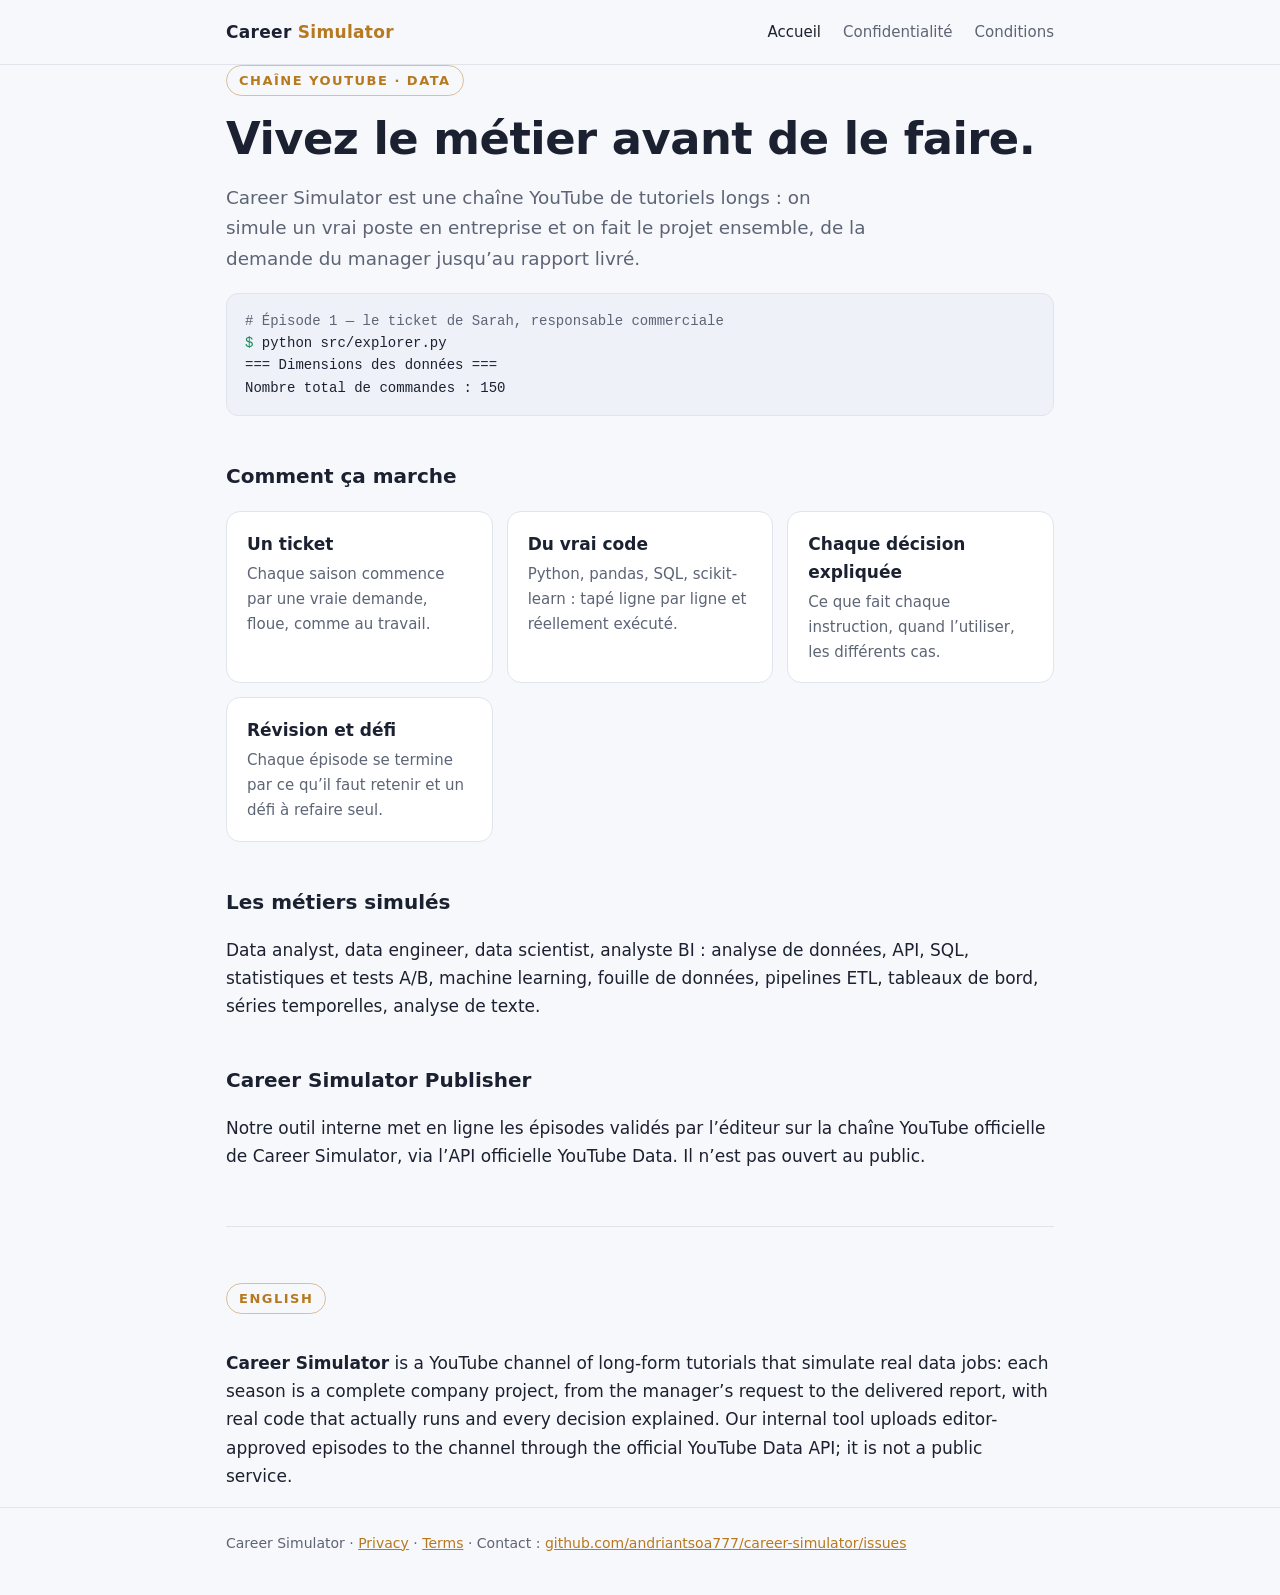
<file: index.html>
<!doctype html>
<html lang="fr">
<head>
<meta charset="utf-8">
<meta name="viewport" content="width=device-width,initial-scale=1">
<title>Career Simulator</title>
<meta name="description" content="Career Simulator : apprendre les métiers de la data en faisant de vrais projets, épisode par épisode, sur YouTube.">
<link rel="stylesheet" href="style.css">
</head>
<body>
<header><div class="wrap"><nav>
  <a class="logo" href="./">Career <span>Simulator</span></a>
  <a href="./" aria-current="page">Accueil</a><a href="privacy.html">Confidentialité</a><a href="terms.html">Conditions</a>
</nav></div></header>
<main class="wrap">
  <div class="tag">CHAÎNE YOUTUBE · DATA</div>
  <h1>Vivez le métier avant de le faire.</h1>
  <p class="lead">Career Simulator est une chaîne YouTube de tutoriels longs : on simule un vrai poste en entreprise et on
  fait le projet ensemble, de la demande du manager jusqu’au rapport livré.</p>

  <div class="term" aria-label="Exemple de code d'un épisode">
    <span class="c"># Épisode 1 — le ticket de Sarah, responsable commerciale</span><br>
    <span class="p">$</span> python src/explorer.py<br>
    === Dimensions des données ===<br>
    Nombre total de commandes : 150
  </div>

  <h2>Comment ça marche</h2>
  <div class="grid">
    <div class="card"><b>Un ticket</b><p>Chaque saison commence par une vraie demande, floue, comme au travail.</p></div>
    <div class="card"><b>Du vrai code</b><p>Python, pandas, SQL, scikit-learn : tapé ligne par ligne et réellement exécuté.</p></div>
    <div class="card"><b>Chaque décision expliquée</b><p>Ce que fait chaque instruction, quand l’utiliser, les différents cas.</p></div>
    <div class="card"><b>Révision et défi</b><p>Chaque épisode se termine par ce qu’il faut retenir et un défi à refaire seul.</p></div>
  </div>

  <h2>Les métiers simulés</h2>
  <p>Data analyst, data engineer, data scientist, analyste BI : analyse de données, API, SQL, statistiques et tests A/B,
  machine learning, fouille de données, pipelines ETL, tableaux de bord, séries temporelles, analyse de texte.</p>

  <h2>Career Simulator Publisher</h2>
  <p>Notre outil interne met en ligne les épisodes validés par l’éditeur sur la chaîne YouTube officielle de Career
  Simulator, via l’API officielle YouTube Data. Il n’est pas ouvert au public.</p>

  <hr>
  <div class="tag">ENGLISH</div>
  <p><b>Career Simulator</b> is a YouTube channel of long-form tutorials that simulate real data jobs: each season is a
  complete company project, from the manager’s request to the delivered report, with real code that actually runs and
  every decision explained. Our internal tool uploads editor-approved episodes to the channel through the official
  YouTube Data API; it is not a public service.</p>
</main>
<footer><div class="wrap">Career Simulator · <a href="privacy.html">Privacy</a> · <a href="terms.html">Terms</a> ·
  Contact : <a href="https://github.com/andriantsoa777/career-simulator/issues">github.com/andriantsoa777/career-simulator/issues</a></div></footer>
</body>
</html>
</file>
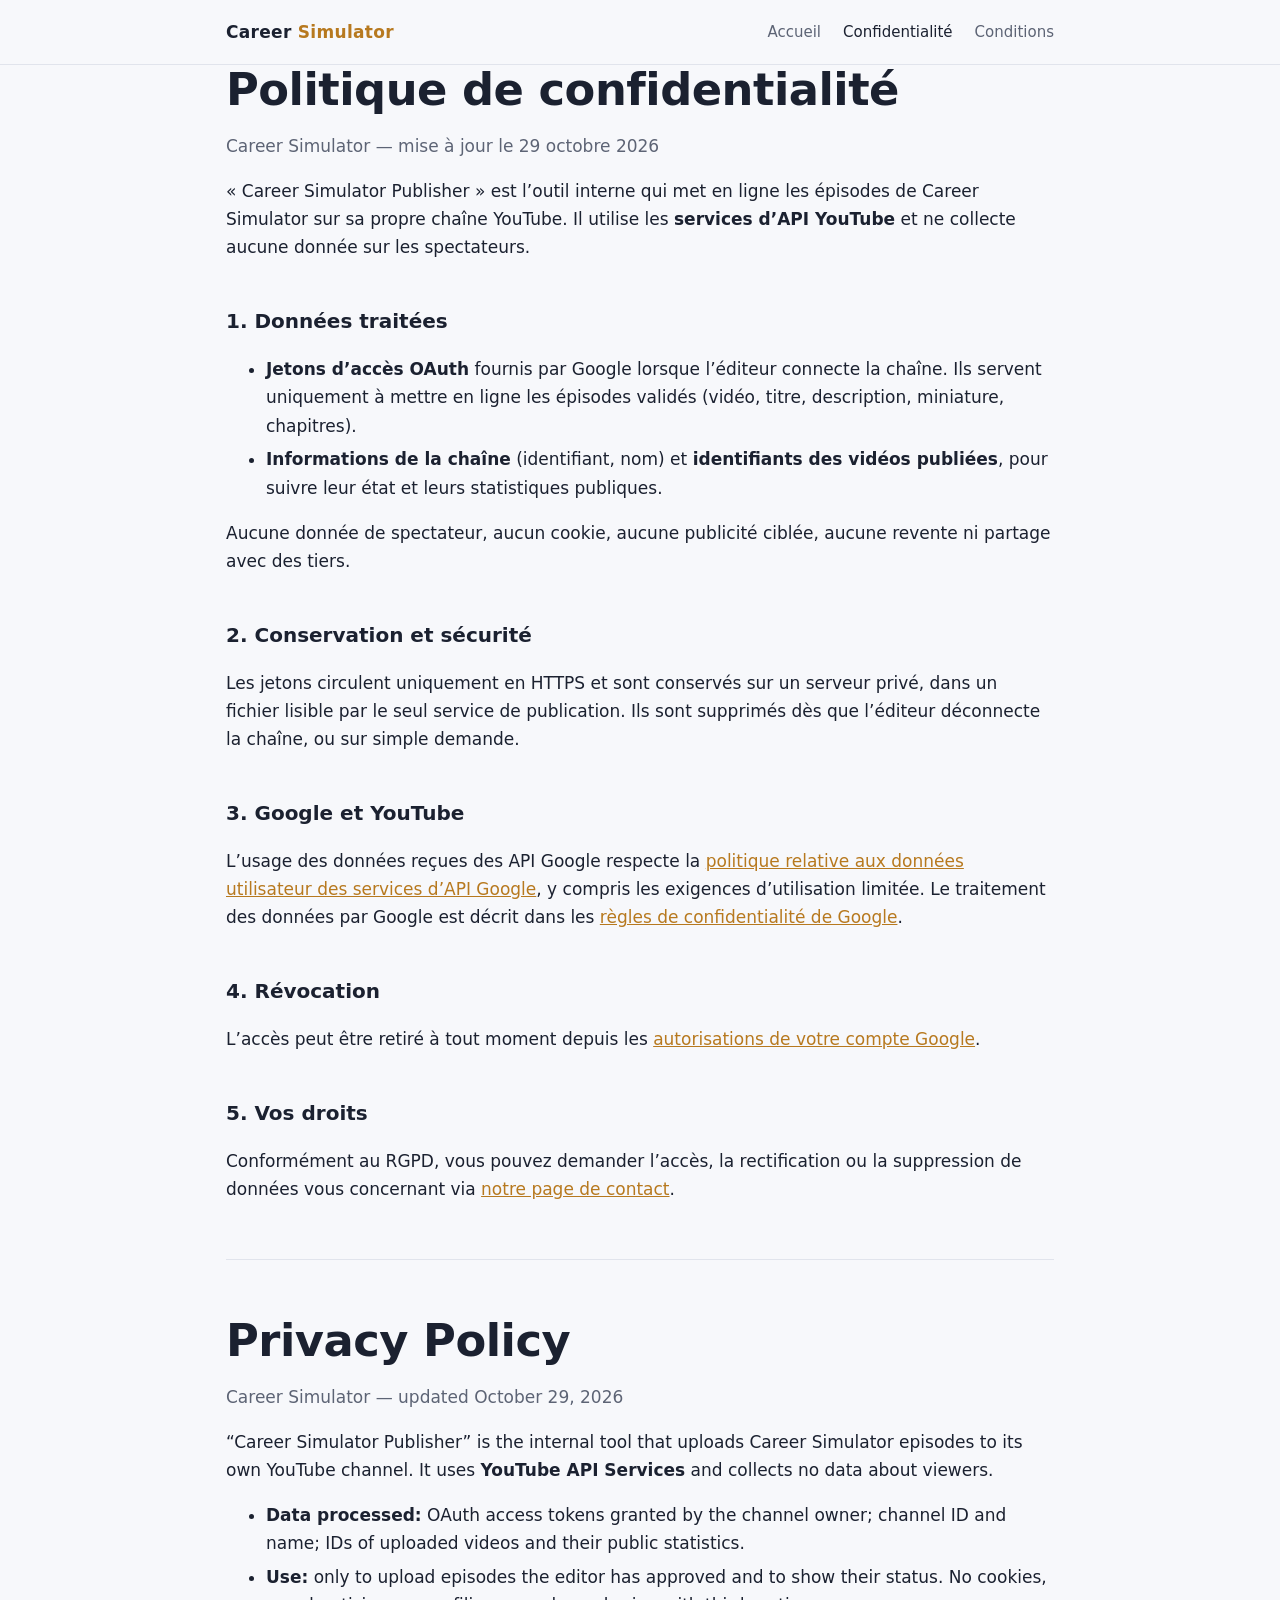
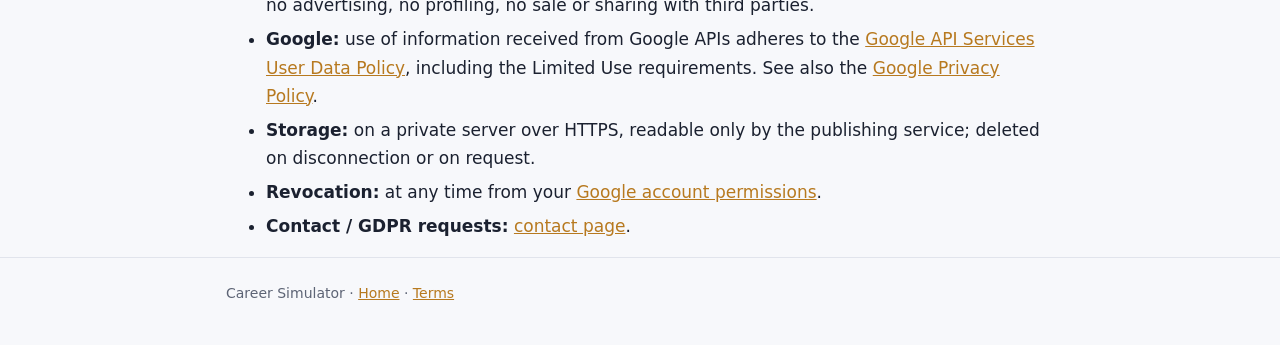
<file: privacy.html>
<!doctype html>
<html lang="fr">
<head>
<meta charset="utf-8">
<meta name="viewport" content="width=device-width,initial-scale=1">
<title>Career Simulator — Confidentialité</title>
<link rel="stylesheet" href="style.css">
</head>
<body>
<header><div class="wrap"><nav>
  <a class="logo" href="./">Career <span>Simulator</span></a>
  <a href="./">Accueil</a><a href="privacy.html" aria-current="page">Confidentialité</a><a href="terms.html">Conditions</a>
</nav></div></header>
<main class="wrap">
<h1>Politique de confidentialité</h1>
<p class="muted">Career Simulator — mise à jour le 29 octobre 2026</p>
<p>« Career Simulator Publisher » est l’outil interne qui met en ligne les épisodes de Career Simulator sur sa propre
chaîne YouTube. Il utilise les <strong>services d’API YouTube</strong> et ne collecte aucune donnée sur les spectateurs.</p>
<h2>1. Données traitées</h2>
<ul>
<li><strong>Jetons d’accès OAuth</strong> fournis par Google lorsque l’éditeur connecte la chaîne. Ils servent
uniquement à mettre en ligne les épisodes validés (vidéo, titre, description, miniature, chapitres).</li>
<li><strong>Informations de la chaîne</strong> (identifiant, nom) et <strong>identifiants des vidéos publiées</strong>,
pour suivre leur état et leurs statistiques publiques.</li>
</ul>
<p>Aucune donnée de spectateur, aucun cookie, aucune publicité ciblée, aucune revente ni partage avec des tiers.</p>
<h2>2. Conservation et sécurité</h2>
<p>Les jetons circulent uniquement en HTTPS et sont conservés sur un serveur privé, dans un fichier lisible par le seul
service de publication. Ils sont supprimés dès que l’éditeur déconnecte la chaîne, ou sur simple demande.</p>
<h2>3. Google et YouTube</h2>
<p>L’usage des données reçues des API Google respecte la
<a href="https://developers.google.com/terms/api-services-user-data-policy">politique relative aux données utilisateur des
services d’API Google</a>, y compris les exigences d’utilisation limitée. Le traitement des données par Google est décrit
dans les <a href="https://policies.google.com/privacy">règles de confidentialité de Google</a>.</p>
<h2>4. Révocation</h2>
<p>L’accès peut être retiré à tout moment depuis les
<a href="https://security.google.com/settings/security/permissions">autorisations de votre compte Google</a>.</p>
<h2>5. Vos droits</h2>
<p>Conformément au RGPD, vous pouvez demander l’accès, la rectification ou la suppression de données vous concernant
via <a href="https://github.com/andriantsoa777/career-simulator/issues">notre page de contact</a>.</p>

<hr>
<h1>Privacy Policy</h1>
<p class="muted">Career Simulator — updated October 29, 2026</p>
<p>“Career Simulator Publisher” is the internal tool that uploads Career Simulator episodes to its own YouTube channel.
It uses <strong>YouTube API Services</strong> and collects no data about viewers.</p>
<ul>
<li><strong>Data processed:</strong> OAuth access tokens granted by the channel owner; channel ID and name; IDs of
uploaded videos and their public statistics.</li>
<li><strong>Use:</strong> only to upload episodes the editor has approved and to show their status. No cookies, no
advertising, no profiling, no sale or sharing with third parties.</li>
<li><strong>Google:</strong> use of information received from Google APIs adheres to the
<a href="https://developers.google.com/terms/api-services-user-data-policy">Google API Services User Data Policy</a>,
including the Limited Use requirements. See also the <a href="https://policies.google.com/privacy">Google Privacy Policy</a>.</li>
<li><strong>Storage:</strong> on a private server over HTTPS, readable only by the publishing service; deleted on
disconnection or on request.</li>
<li><strong>Revocation:</strong> at any time from your
<a href="https://security.google.com/settings/security/permissions">Google account permissions</a>.</li>
<li><strong>Contact / GDPR requests:</strong> <a href="https://github.com/andriantsoa777/career-simulator/issues">contact page</a>.</li>
</ul>
</main>
<footer><div class="wrap">Career Simulator · <a href="./">Home</a> · <a href="terms.html">Terms</a></div></footer>
</body>
</html>
</file>
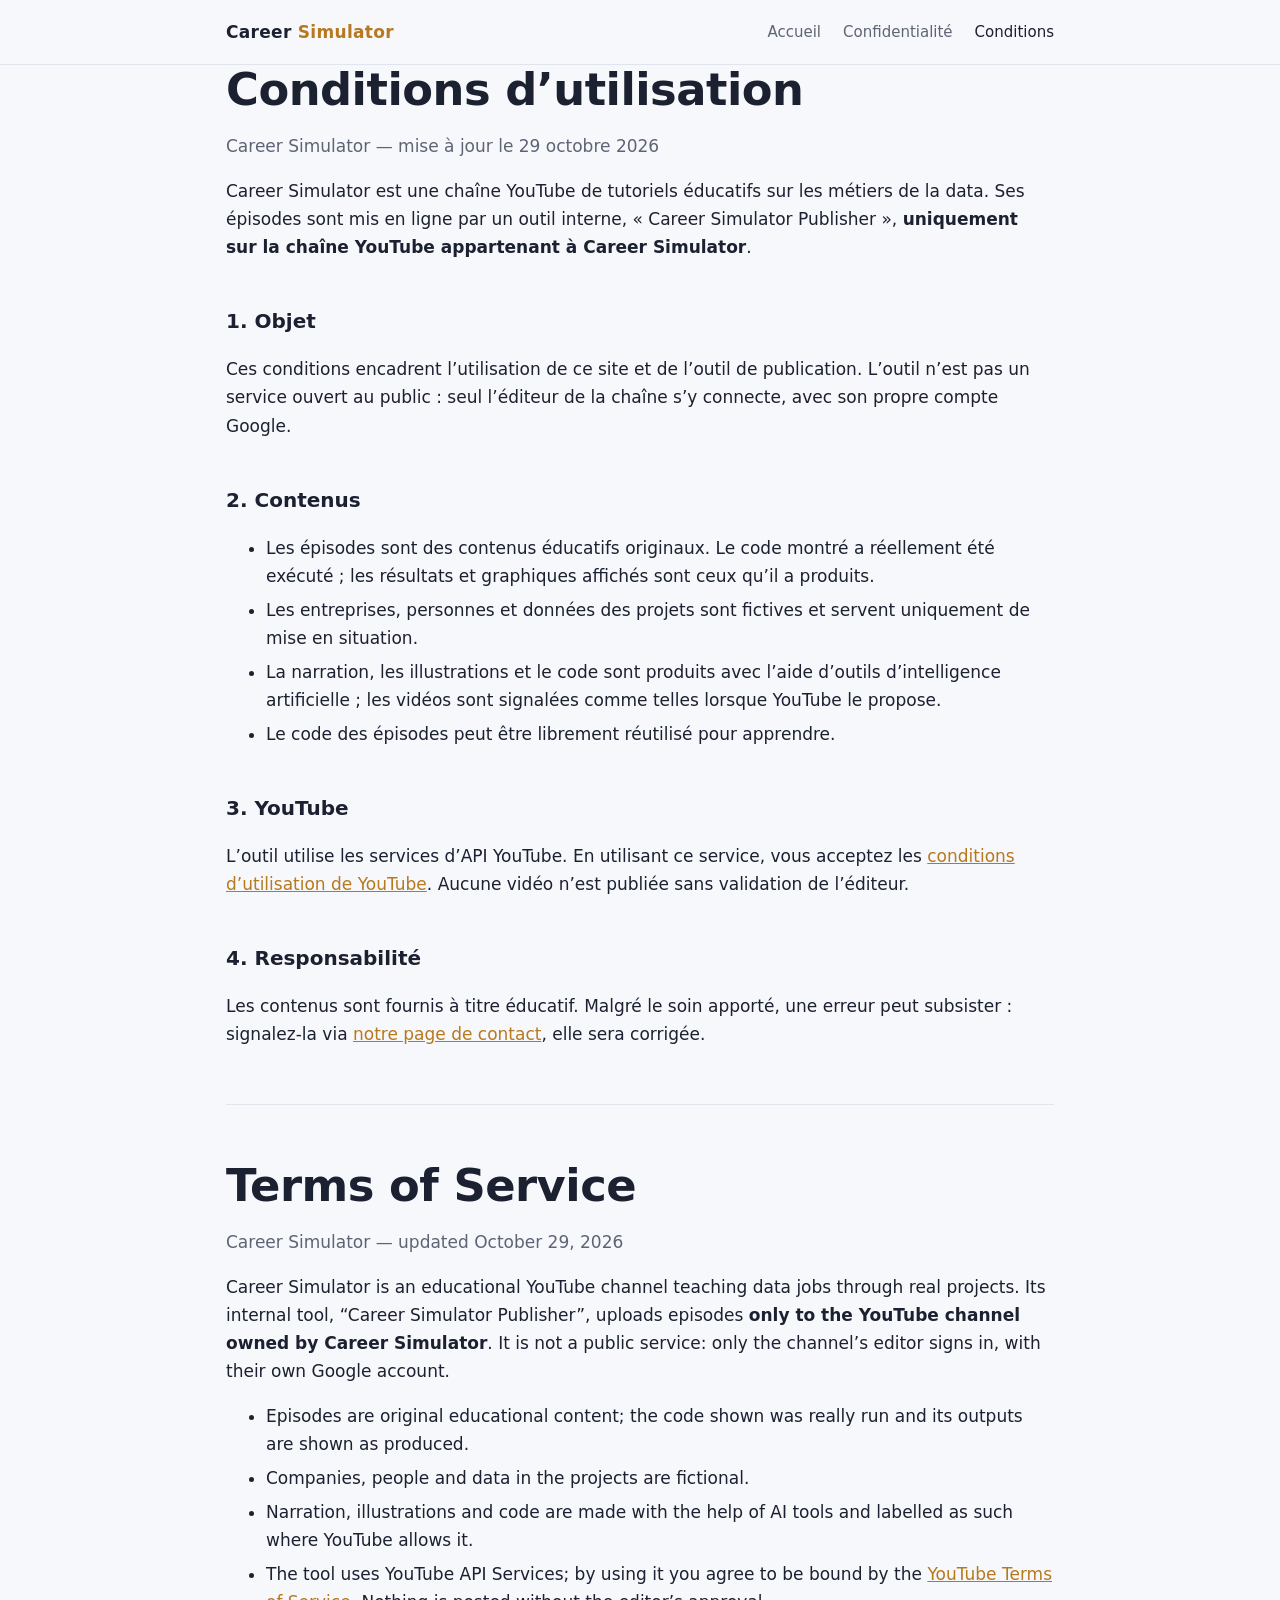
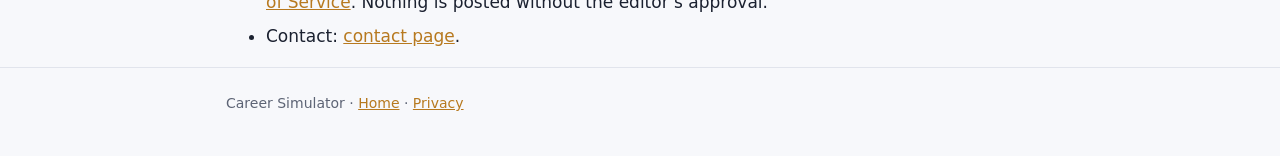
<file: terms.html>
<!doctype html>
<html lang="fr">
<head>
<meta charset="utf-8">
<meta name="viewport" content="width=device-width,initial-scale=1">
<title>Career Simulator — Conditions d’utilisation</title>
<link rel="stylesheet" href="style.css">
</head>
<body>
<header><div class="wrap"><nav>
  <a class="logo" href="./">Career <span>Simulator</span></a>
  <a href="./">Accueil</a><a href="privacy.html">Confidentialité</a><a href="terms.html" aria-current="page">Conditions</a>
</nav></div></header>
<main class="wrap">
<h1>Conditions d’utilisation</h1>
<p class="muted">Career Simulator — mise à jour le 29 octobre 2026</p>
<p>Career Simulator est une chaîne YouTube de tutoriels éducatifs sur les métiers de la data. Ses épisodes sont mis en
ligne par un outil interne, « Career Simulator Publisher », <strong>uniquement sur la chaîne YouTube appartenant à
Career Simulator</strong>.</p>
<h2>1. Objet</h2>
<p>Ces conditions encadrent l’utilisation de ce site et de l’outil de publication. L’outil n’est pas un service ouvert au
public : seul l’éditeur de la chaîne s’y connecte, avec son propre compte Google.</p>
<h2>2. Contenus</h2>
<ul>
<li>Les épisodes sont des contenus éducatifs originaux. Le code montré a réellement été exécuté ; les résultats et
graphiques affichés sont ceux qu’il a produits.</li>
<li>Les entreprises, personnes et données des projets sont fictives et servent uniquement de mise en situation.</li>
<li>La narration, les illustrations et le code sont produits avec l’aide d’outils d’intelligence artificielle ; les
vidéos sont signalées comme telles lorsque YouTube le propose.</li>
<li>Le code des épisodes peut être librement réutilisé pour apprendre.</li>
</ul>
<h2>3. YouTube</h2>
<p>L’outil utilise les services d’API YouTube. En utilisant ce service, vous acceptez les
<a href="https://www.youtube.com/t/terms">conditions d’utilisation de YouTube</a>. Aucune vidéo n’est publiée sans
validation de l’éditeur.</p>
<h2>4. Responsabilité</h2>
<p>Les contenus sont fournis à titre éducatif. Malgré le soin apporté, une erreur peut subsister : signalez-la via
<a href="https://github.com/andriantsoa777/career-simulator/issues">notre page de contact</a>, elle sera corrigée.</p>

<hr>
<h1>Terms of Service</h1>
<p class="muted">Career Simulator — updated October 29, 2026</p>
<p>Career Simulator is an educational YouTube channel teaching data jobs through real projects. Its internal tool,
“Career Simulator Publisher”, uploads episodes <strong>only to the YouTube channel owned by Career Simulator</strong>.
It is not a public service: only the channel’s editor signs in, with their own Google account.</p>
<ul>
<li>Episodes are original educational content; the code shown was really run and its outputs are shown as produced.</li>
<li>Companies, people and data in the projects are fictional.</li>
<li>Narration, illustrations and code are made with the help of AI tools and labelled as such where YouTube allows it.</li>
<li>The tool uses YouTube API Services; by using it you agree to be bound by the
<a href="https://www.youtube.com/t/terms">YouTube Terms of Service</a>. Nothing is posted without the editor’s approval.</li>
<li>Contact: <a href="https://github.com/andriantsoa777/career-simulator/issues">contact page</a>.</li>
</ul>
</main>
<footer><div class="wrap">Career Simulator · <a href="./">Home</a> · <a href="privacy.html">Privacy</a></div></footer>
</body>
</html>
</file>
<file: style.css>
:root {
  --bg: #0b0e14; --panel: #131925; --text: #e6e8ee; --muted: #a2a8b6; --line: #232a38;
  --gold: #f5b83d; --cyan: #4fc1ff; --green: #3ddc97; --code: #161b26;
}
@media (prefers-color-scheme: light) {
  :root:not([data-theme="dark"]) { --bg: #f7f8fb; --panel: #ffffff; --text: #1b2130; --muted: #5d6475; --line: #e1e4ec;
    --gold: #b7791f; --cyan: #0b6fb0; --green: #138a5a; --code: #eef1f7; }
}
* { box-sizing: border-box; }
body { margin: 0; background: var(--bg); color: var(--text); font: 17px/1.65 Inter, system-ui, -apple-system, "Segoe UI", sans-serif; }
a { color: var(--gold); }
header { border-bottom: 1px solid var(--line); }
.wrap { max-width: 860px; margin: 0 auto; padding: 0 16px; }
nav { display: flex; flex-wrap: wrap; align-items: center; gap: 8px 22px; padding: 18px 0; }
.logo { font-weight: 800; color: var(--text); text-decoration: none; letter-spacing: .3px; margin-right: auto; }
.logo span { color: var(--gold); }
nav a:not(.logo) { color: var(--muted); text-decoration: none; font-size: 15px; }
nav a[aria-current] { color: var(--text); }
main { padding: 40px 0 80px; }
h1 { font-size: clamp(1.9rem, 5vw, 2.8rem); line-height: 1.12; margin: 0 0 12px; letter-spacing: -.5px; }
h2 { font-size: 1.25rem; margin: 2.2em 0 .5em; }
.lead { font-size: 1.15rem; color: var(--muted); max-width: 640px; }
.muted { color: var(--muted); }
.tag { display: inline-block; font-size: 13px; font-weight: 700; letter-spacing: 1.5px; color: var(--gold);
  border: 1px solid color-mix(in srgb, var(--gold) 45%, transparent); border-radius: 999px; padding: 4px 12px; margin-bottom: 18px; }
.grid { display: grid; grid-template-columns: repeat(auto-fit, minmax(230px, 1fr)); gap: 14px; margin-top: 18px; }
.card { background: var(--panel); border: 1px solid var(--line); border-radius: 14px; padding: 18px 20px; }
.card b { display: block; margin-bottom: 4px; }
.card p { margin: 0; color: var(--muted); font-size: 15px; }
code { background: var(--code); padding: 1px 6px; border-radius: 4px; font-size: .92em; }
.term { background: var(--code); border: 1px solid var(--line); border-radius: 12px; padding: 16px 18px; overflow-x: auto;
  font: 14px/1.6 "JetBrains Mono", ui-monospace, Menlo, monospace; color: var(--text); }
.term .p { color: var(--green); } .term .c { color: var(--muted); }
hr { border: 0; border-top: 1px solid var(--line); margin: 56px 0; }
li { margin: .35em 0; }
footer { border-top: 1px solid var(--line); padding: 24px 0 40px; color: var(--muted); font-size: 14px; }
</file>
